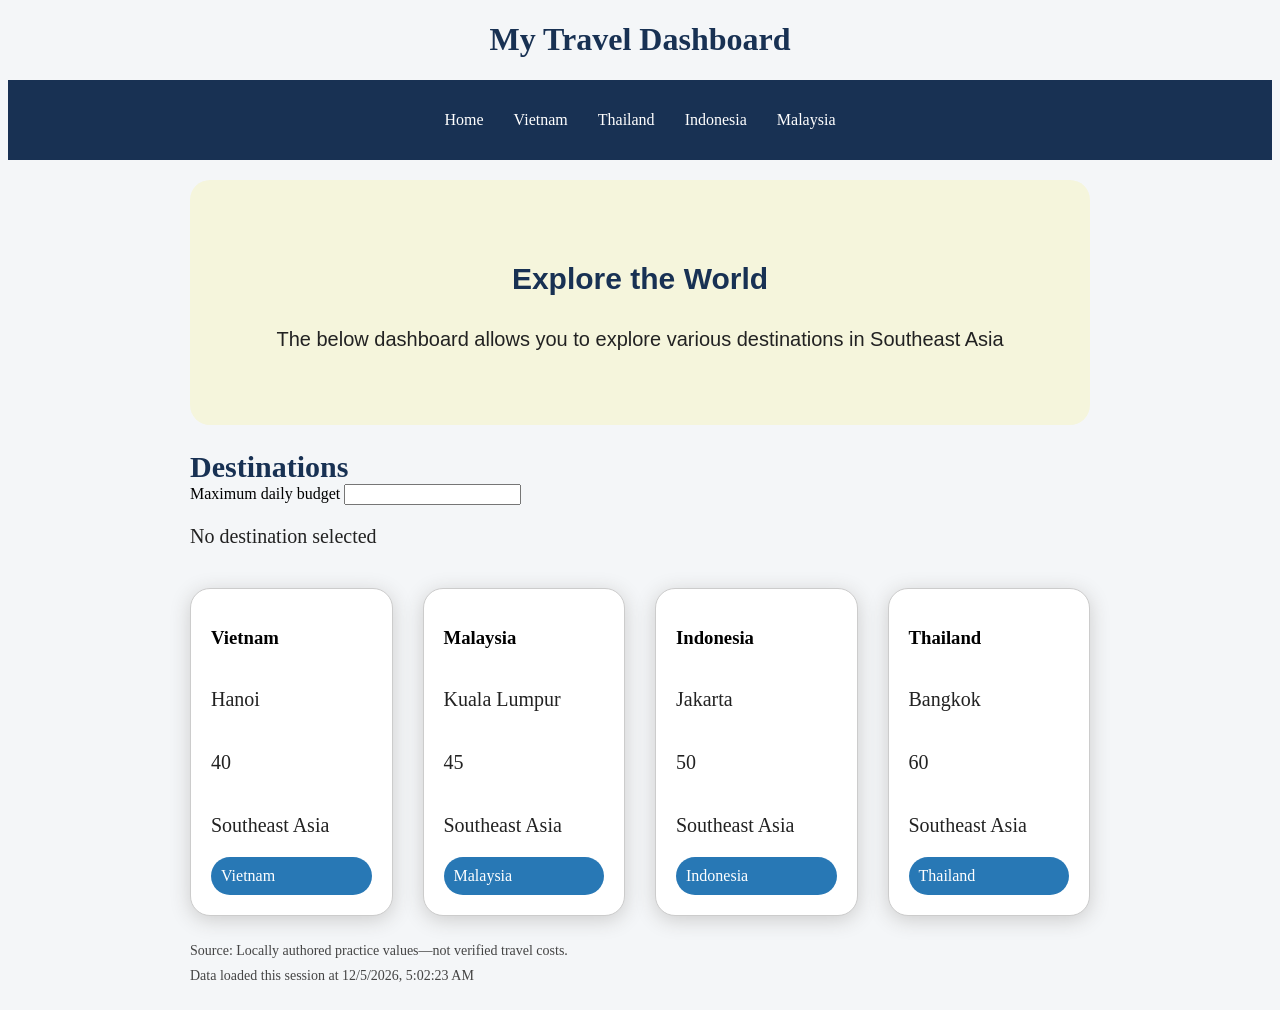
<file: index.html>
<!DOCTYPE html>
<html>

<head>
    <title>My Travel Dashboard</title>
    <meta name="viewport" content="width=device-width, initial-scale=1.0">
    <link rel="stylesheet" href="style.css">
</head>

<body>
    <header>
        <h1>My Travel Dashboard</h1>
    </header>
    <nav>
        <ul>
            <li><a href="index.html">Home</a> </li>
            <li><a href="vietnam.html">Vietnam</a> </li>
            <li><a href="thailand.html">Thailand</a> </li>
            <li><a href="indonesia.html">Indonesia</a> </li>
            <li><a href="malaysia.html">Malaysia</a> </li>
        </ul>
    </nav>
    <main>
        <section class="hero">
            <h2>Explore the World</h2>
            <p>The below dashboard allows you to explore various destinations in Southeast Asia</p>
        </section>
        <section>
            <h2>Destinations</h2>
            <label for="max-budget">Maximum daily budget</label>
            <input id="max-budget" type="number" disabled>
            <div class="selected-info">
                <p class="selected-destination">No destination selected</p>
                <p class="selected-capital"></p>
                <p class="selected-budget"></p>
                <p class="selected-region"></p>   
            </div>
            <p class="destination-status" role = "status"></p>
            <div class="destination-box"></div>
        </section>
    </main>
    <footer class="data-footer">
        <p>Source: Locally authored practice values—not verified travel costs.</p>
        <p class="destination-load-status" role="status"></p>
    </footer>
<script src="script.js"></script>
</body>

</html>
</file>
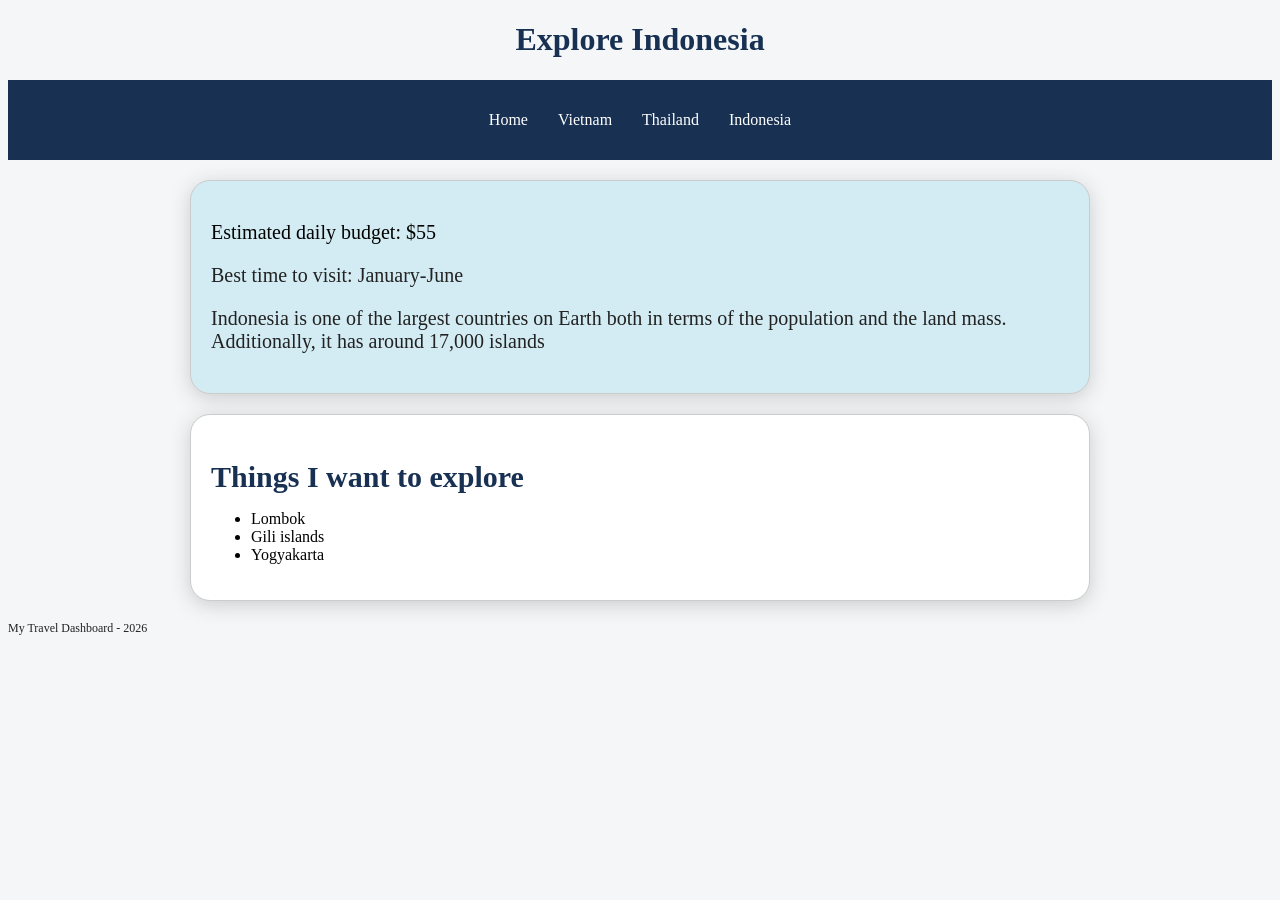
<file: Indonesia.html>
<!DOCTYPE html>
<html>
    <head>
        <title>Indonesia</title>
        <meta name="viewport" content="width=device-width, initial-scale=1.0">
        <link rel="stylesheet" href="style.css">
    </head>
    <body>
        <header>
            <h1> Explore Indonesia</h1>    
        </header>
        <nav>
            <ul>
                <li><a href="index.html">Home</a> </li> 
                <li><a href="vietnam.html">Vietnam</a> </li>             
                <li><a href="thailand.html">Thailand</a> </li> 
                <li><a href="indonesia.html">Indonesia</a> </li> 
            </ul> 
        </nav>
        <main>
            <section class="card featured">
                <p class="budget">Estimated daily budget: $55</p>
                <p>Best time to visit: January-June</p>
                <p>Indonesia is one of the largest countries on Earth both in terms of the population and the land mass. Additionally, it has around 17,000 islands</p>                
            </section>
            <section class="card">
                <h2>Things I want to explore</h2>
                <ul>
                    <li>Lombok</li>             
                    <li>Gili islands</li>
                    <li>Yogyakarta</li>
                </ul> 
            </section>
        </main>
        <footer>
            <p>My Travel Dashboard - 2026</p>
        </footer>
    </body>
</html>
</file>
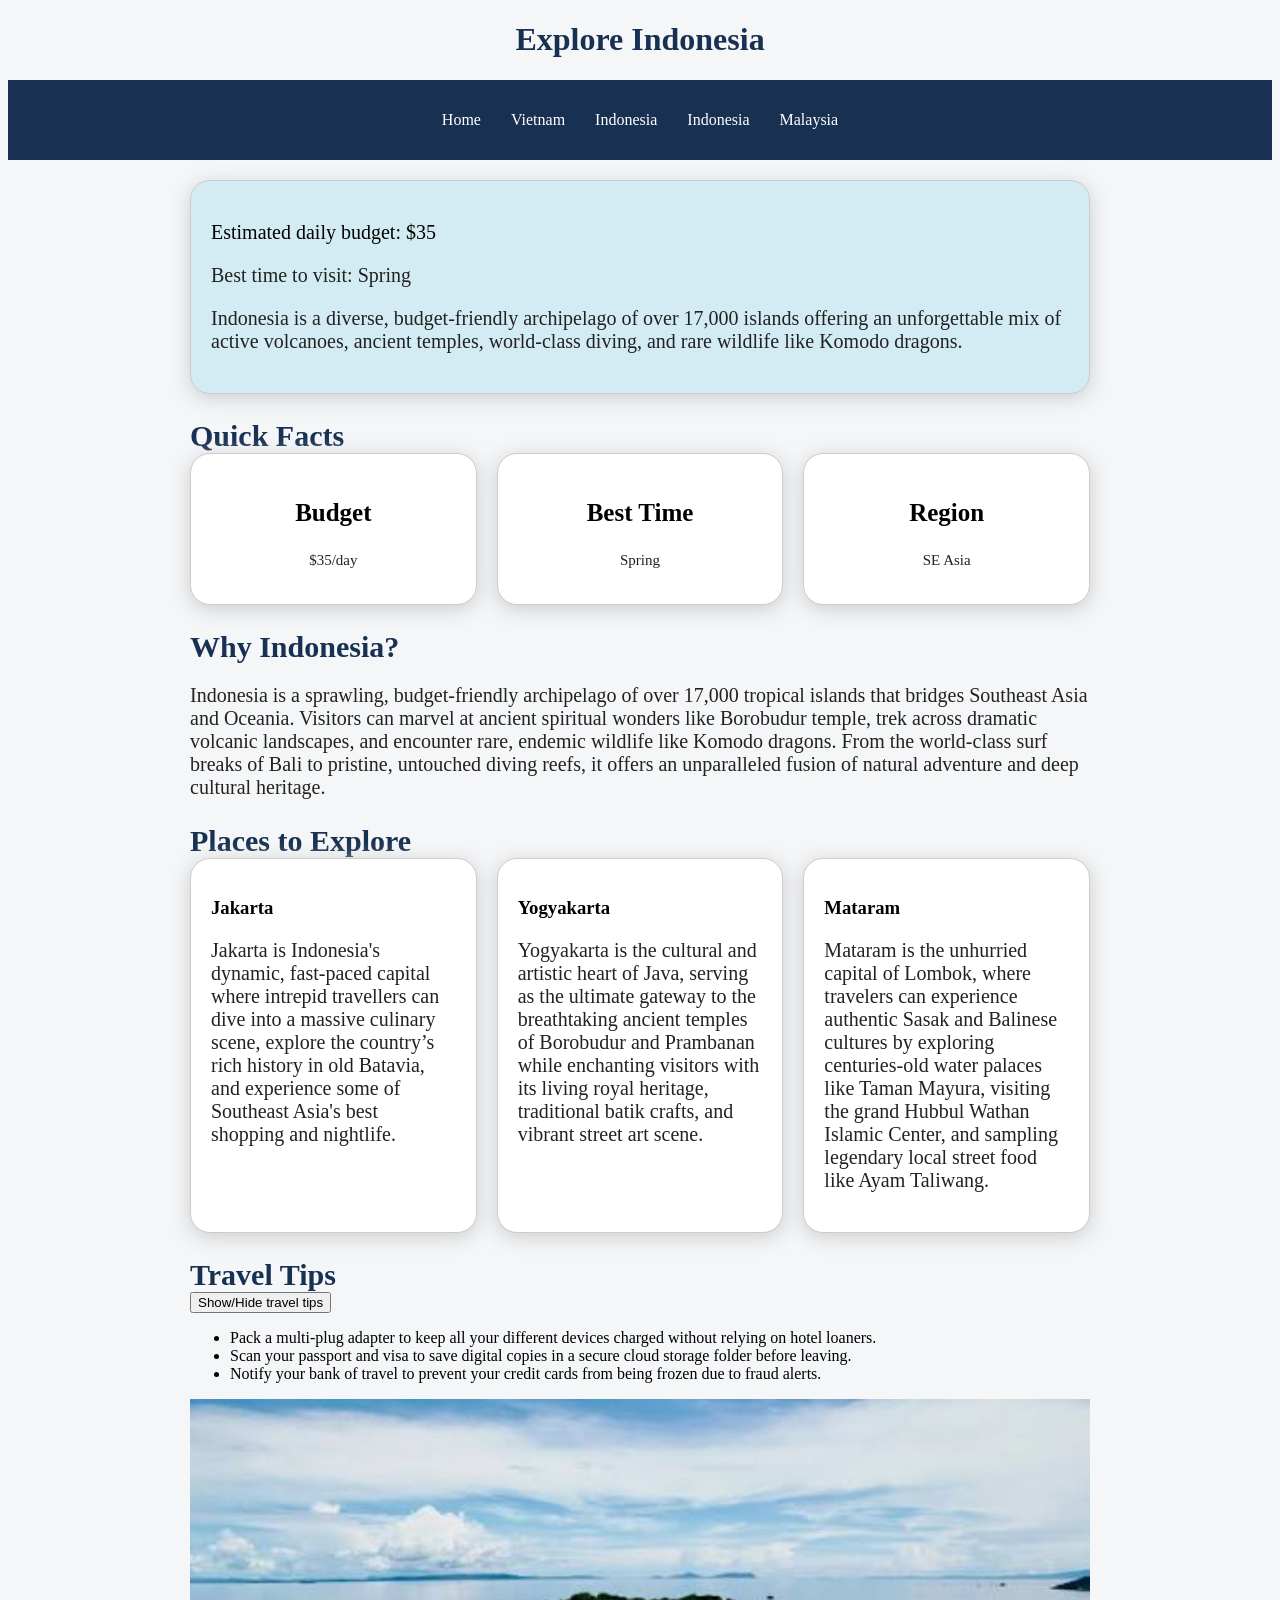
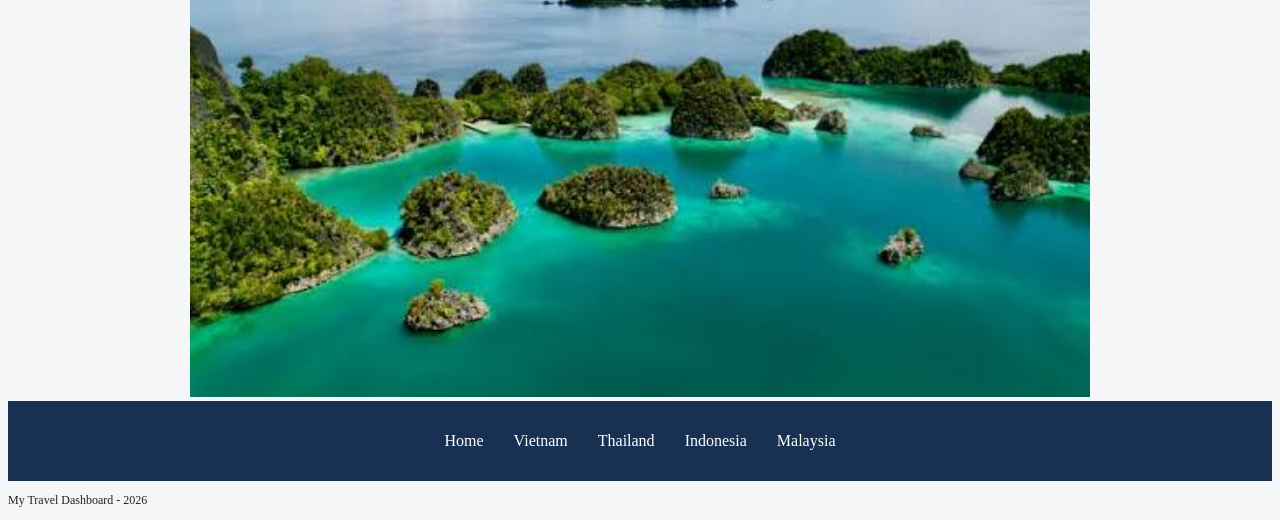
<file: indonesia.html>
<!DOCTYPE html>
<html>
    <head>
        <title>Indonesia</title>
        <meta name="viewport" content="width=device-width, initial-scale=1.0">
        <link rel="stylesheet" href="style.css">
    </head>
    <body>
        <header>
            <h1> Explore Indonesia</h1>    
        </header>
        <nav>
            <ul>
                <li><a href="index.html">Home</a> </li> 
                <li><a href="vietnam.html">Vietnam</a> </li>             
                <li><a href="Indonesia.html">Indonesia</a> </li> 
                <li><a href="indonesia.html">Indonesia</a> </li> 
                <li><a href="malaysia.html">Malaysia</a> </li> 
            </ul> 
        </nav>
    <main>
<!--1. Intro/Card Featured. Yellow large card with budget, best time to visit and description-->        
        <section class="card featured">
            <p class="budget">Estimated daily budget: $35</p>
            <p>Best time to visit: Spring</p>
            <p>Indonesia is a diverse, budget-friendly archipelago of over 17,000 islands offering an unforgettable mix of active volcanoes, ancient temples, world-class diving, and rare wildlife like Komodo dragons.</p>
        </section>
<!--2. Quick facts. Small boxes with quick facts-->
        <section>
            <h2>Quick Facts</h2>
            <div class="quick-facts-box">
                <div class="facts-card">
                    <h3>Budget</h3>
                    <p>$35/day</p>
                </div>
                <div class="facts-card">
                    <h3>Best Time</h3>
                    <p>Spring</p>
                </div>
                <div class="facts-card">
                    <h3>Region</h3>
                    <p>SE Asia</p>
                </div>
            </div>
        </section>
<!--3. Why Indonesia. short general description, paragraph of 2-3 sentences-->
        <section>
            <h2>Why Indonesia?</h2>
            <p>Indonesia is a sprawling, budget-friendly archipelago of over 17,000 tropical islands that bridges Southeast Asia and Oceania. Visitors can marvel at ancient spiritual wonders like Borobudur temple, trek across dramatic volcanic landscapes, and encounter rare, endemic wildlife like Komodo dragons. From the world-class surf breaks of Bali to pristine, untouched diving reefs, it offers an unparalleled fusion of natural adventure and deep cultural heritage.</p>
        </section>
<!--4. Explore box that will contain 3 explore cards, each one to have h3 and p-->
        <section>
            <h2>Places to Explore</h2>
            <div class="explore-box">
                <div class="explore-card">
                    <h3>Jakarta</h3>
                    <p>Jakarta is Indonesia's dynamic, fast-paced capital where intrepid travellers can dive into a massive culinary scene, explore the country’s rich history in old Batavia, and experience some of Southeast Asia's best shopping and nightlife.</p>                    
                </div>
                <div class="explore-card">
                    <h3>Yogyakarta</h3>
                    <p>Yogyakarta is the cultural and artistic heart of Java, serving as the ultimate gateway to the breathtaking ancient temples of Borobudur and Prambanan while enchanting visitors with its living royal heritage, traditional batik crafts, and vibrant street art scene.</p>                    
                </div>
                <div class="explore-card">
                    <h3>Mataram</h3>
                    <p>Mataram is the unhurried capital of Lombok, where travelers can experience authentic Sasak and Balinese cultures by exploring centuries-old water palaces like Taman Mayura, visiting the grand Hubbul Wathan Islamic Center, and sampling legendary local street food like Ayam Taliwang.</p>                    
                </div>                
            </div>
        </section>
<!--5. Tips. list of 3 tips-->
        <section class="tips">
            <h2>Travel Tips</h2>
            <button class="tips-button">Show/Hide travel tips</button>            
            <ul class="tips-list">
                <li>Pack a multi-plug adapter to keep all your different devices charged without relying on hotel loaners.</li>
                <li>Scan your passport and visa to save digital copies in a secure cloud storage folder before leaving.</li>
                <li>Notify your bank of travel to prevent your credit cards from being frozen due to fraud alerts.</li>
            </ul>
        </section>
<!--6. Image-->
        <img src="images/indonesia.jpeg" alt="a group of Indonesia's thousand islands ">
    </main>
        <footer>
            <nav>
                <ul>
                    <li><a href="index.html">Home</a> </li> 
                    <li><a href="vietnam.html">Vietnam</a> </li>             
                    <li><a href="thailand.html">Thailand</a> </li> 
                    <li><a href="indonesia.html">Indonesia</a> </li> 
                    <li><a href="malaysia.html">Malaysia</a> </li> 
                </ul> 
            </nav>
            <p>My Travel Dashboard - 2026</p>
        </footer>
    <script src="script.js"></script>
    </body>
</html>
</file>
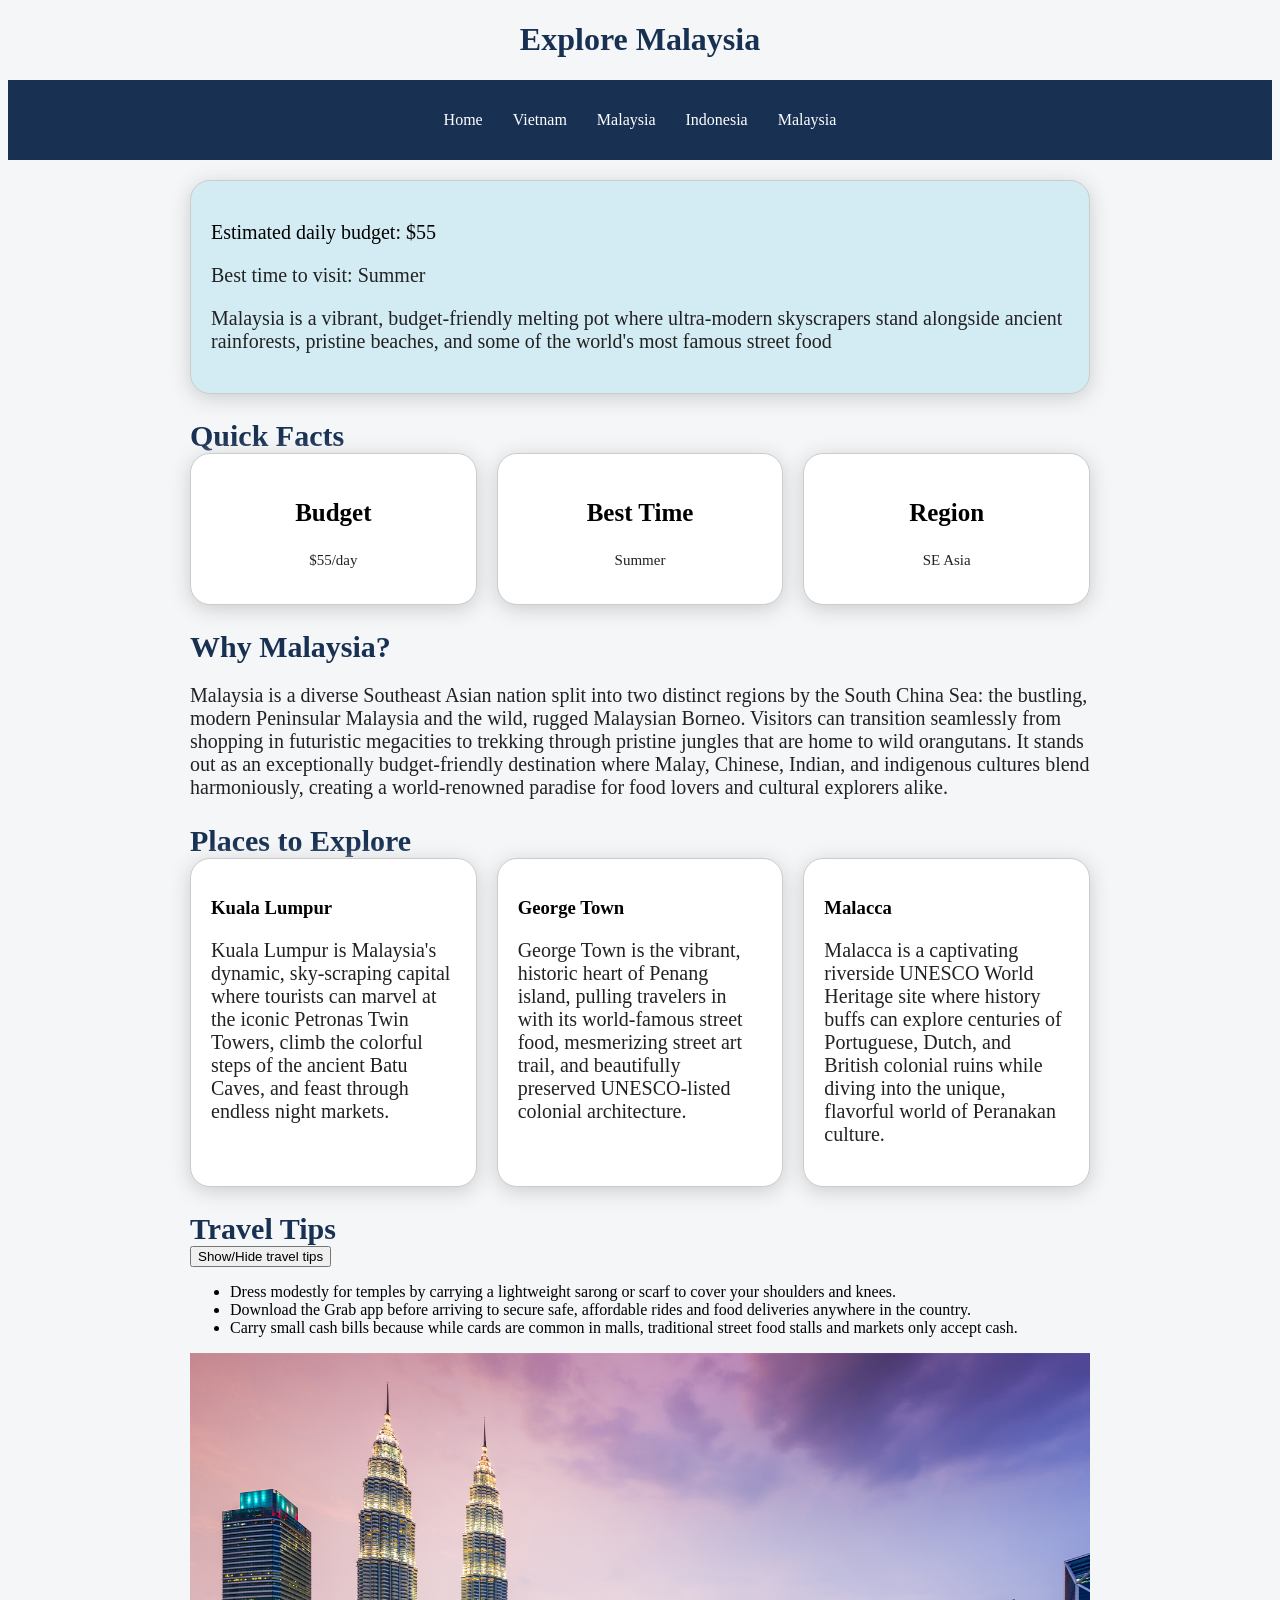
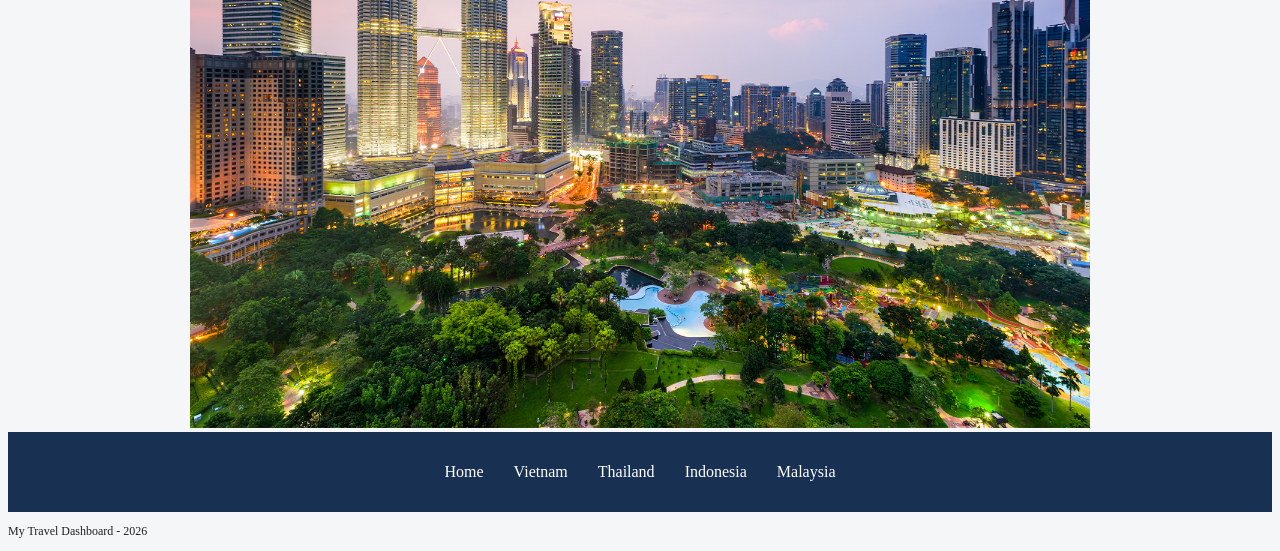
<file: malaysia.html>
<!DOCTYPE html>
<html>
    <head>
        <title>Malaysia</title>
        <meta name="viewport" content="width=device-width, initial-scale=1.0">
        <link rel="stylesheet" href="style.css">
    </head>
    <body>
        <header>
            <h1> Explore Malaysia</h1>    
        </header>
        <nav>
            <ul>
                <li><a href="index.html">Home</a> </li> 
                <li><a href="vietnam.html">Vietnam</a> </li>             
                <li><a href="Malaysia.html">Malaysia</a> </li> 
                <li><a href="indonesia.html">Indonesia</a> </li> 
                <li><a href="malaysia.html">Malaysia</a> </li> 
            </ul> 
        </nav>
    <main>
<!--1. Intro/Card Featured. Yellow large card with budget, best time to visit and description-->        
        <section class="card featured">
            <p class="budget">Estimated daily budget: $55</p>
            <p>Best time to visit: Summer</p>
            <p>Malaysia is a vibrant, budget-friendly melting pot where ultra-modern skyscrapers stand alongside ancient rainforests, pristine beaches, and some of the world's most famous street food</p>
        </section>
<!--2. Quick facts. Small boxes with quick facts-->
        <section>
            <h2>Quick Facts</h2>
            <div class="quick-facts-box">
                <div class="facts-card">
                    <h3>Budget</h3>
                    <p>$55/day</p>
                </div>
                <div class="facts-card">
                    <h3>Best Time</h3>
                    <p>Summer</p>
                </div>
                <div class="facts-card">
                    <h3>Region</h3>
                    <p>SE Asia</p>
                </div>
            </div>
        </section>
<!--3. Why Malaysia. short general description, paragraph of 2-3 sentences-->
        <section>
            <h2>Why Malaysia?</h2>
            <p>Malaysia is a diverse Southeast Asian nation split into two distinct regions by the South China Sea: the bustling, modern Peninsular Malaysia and the wild, rugged Malaysian Borneo. Visitors can transition seamlessly from shopping in futuristic megacities to trekking through pristine jungles that are home to wild orangutans. It stands out as an exceptionally budget-friendly destination where Malay, Chinese, Indian, and indigenous cultures blend harmoniously, creating a world-renowned paradise for food lovers and cultural explorers alike.</p>
        </section>
<!--4. Explore box that will contain 3 explore cards, each one to have h3 and p-->
        <section>
            <h2>Places to Explore</h2>
            <div class="explore-box">
                <div class="explore-card">
                    <h3>Kuala Lumpur</h3>
                    <p>Kuala Lumpur is Malaysia's dynamic, sky-scraping capital where tourists can marvel at the iconic Petronas Twin Towers, climb the colorful steps of the ancient Batu Caves, and feast through endless night markets.</p>                    
                </div>
                <div class="explore-card">
                    <h3>George Town</h3>
                    <p>George Town is the vibrant, historic heart of Penang island, pulling travelers in with its world-famous street food, mesmerizing street art trail, and beautifully preserved UNESCO-listed colonial architecture.</p>                    
                </div>
                <div class="explore-card">
                    <h3>Malacca</h3>
                    <p>Malacca is a captivating riverside UNESCO World Heritage site where history buffs can explore centuries of Portuguese, Dutch, and British colonial ruins while diving into the unique, flavorful world of Peranakan culture.</p>                    
                </div>                
            </div>
        </section>
<!--5. Tips. list of 3 tips-->
        <section class="tips">
            <h2>Travel Tips</h2>
            <button class="tips-button">Show/Hide travel tips</button>            
            <ul class="tips-list">
                <li>Dress modestly for temples by carrying a lightweight sarong or scarf to cover your shoulders and knees.</li>
                <li>Download the Grab app before arriving to secure safe, affordable rides and food deliveries anywhere in the country.</li>
                <li>Carry small cash bills because while cards are common in malls, traditional street food stalls and markets only accept cash.</li>
            </ul>
        </section>
<!--6. Image-->
        <img src="images/malaysia.jpg" alt="View on Kuala Lumpur modern skyline">
    </main>
        <footer>
            <nav>
                <ul>
                    <li><a href="index.html">Home</a> </li> 
                    <li><a href="vietnam.html">Vietnam</a> </li>             
                    <li><a href="thailand.html">Thailand</a> </li> 
                    <li><a href="indonesia.html">Indonesia</a> </li> 
                    <li><a href="malaysia.html">Malaysia</a> </li> 
                </ul> 
            </nav>
            <p>My Travel Dashboard - 2026</p>
        </footer>
    <script src="script.js"></script>
    </body>
</html>
</file>
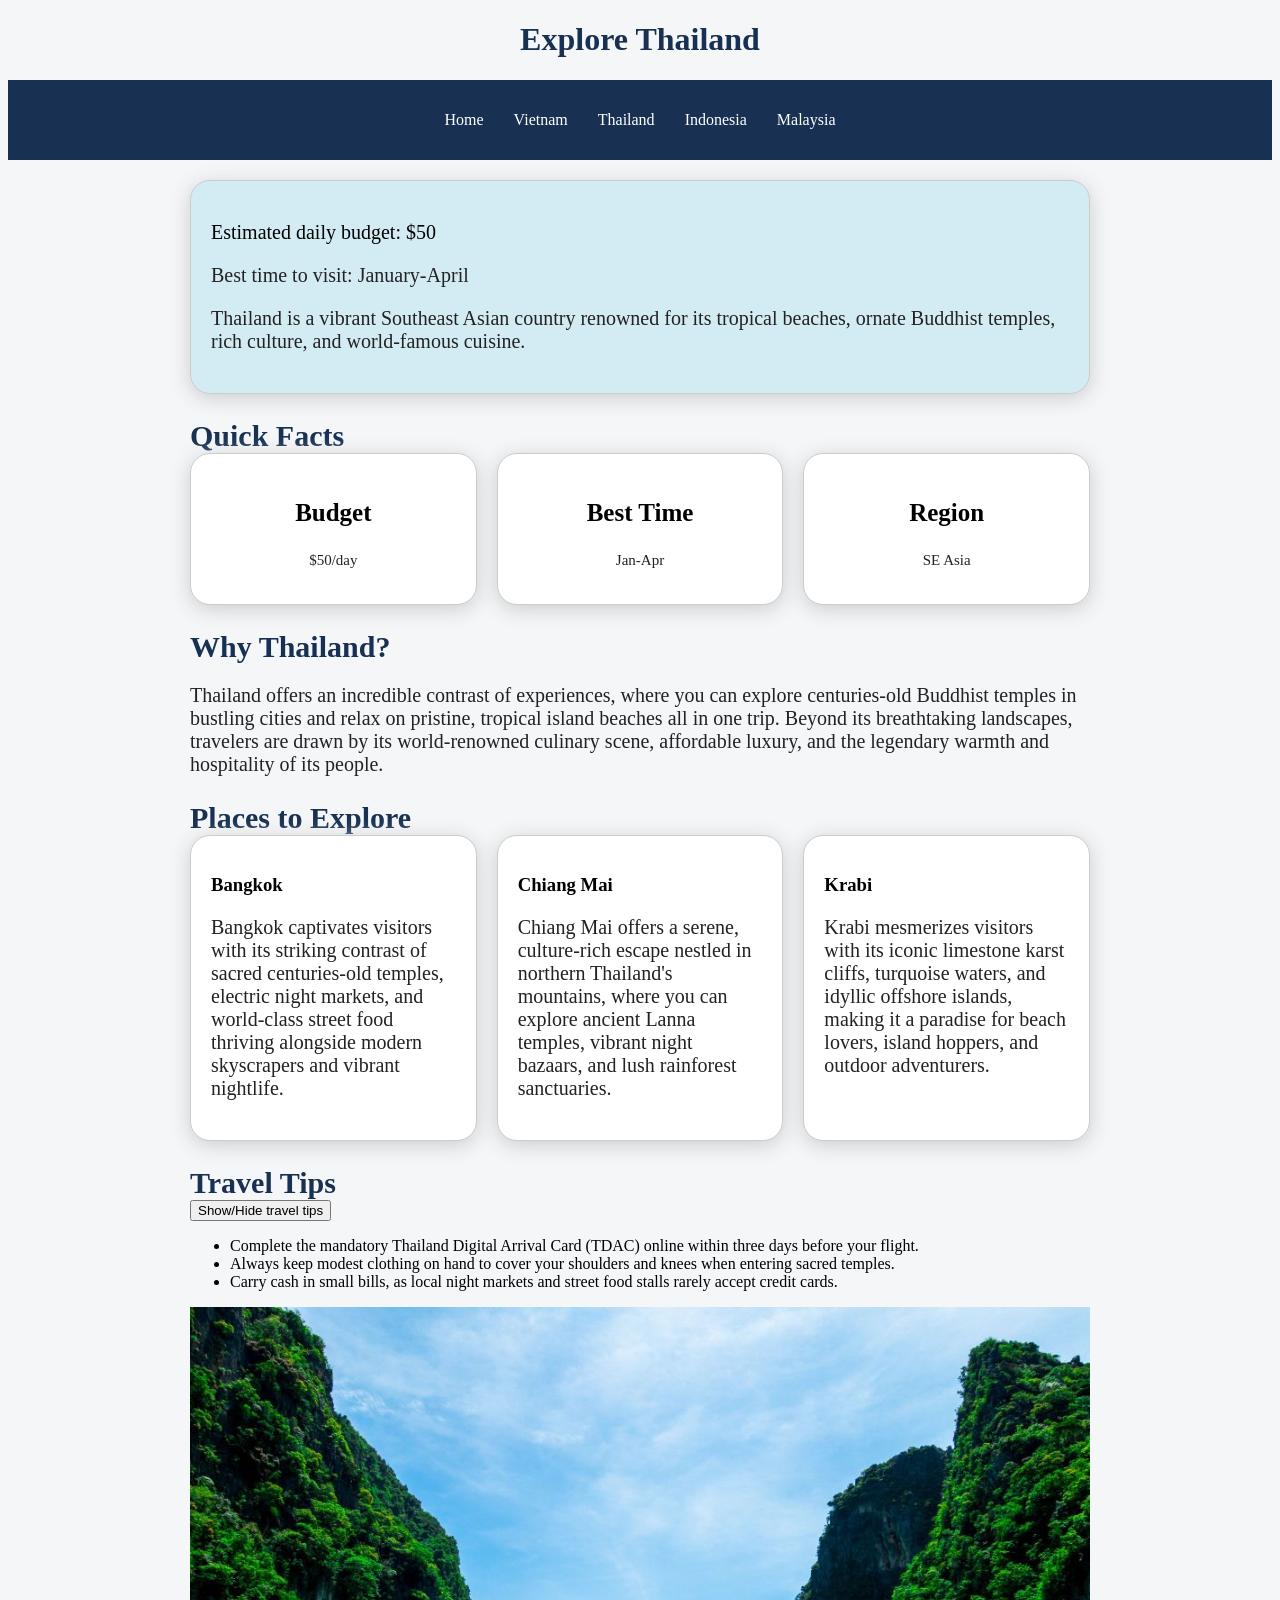
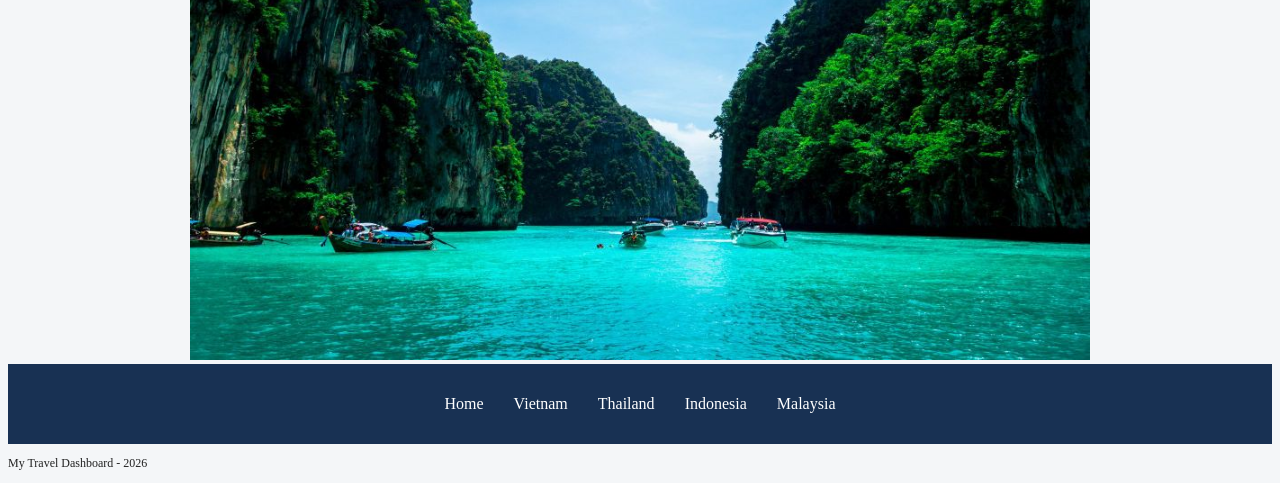
<file: thailand.html>
<!DOCTYPE html>
<html>
    <head>
        <title>Thailand</title>
        <meta name="viewport" content="width=device-width, initial-scale=1.0">
        <link rel="stylesheet" href="style.css">
    </head>
<body>
    <header>
        <h1> Explore Thailand</h1>
    </header>
    <nav>
        <ul>
            <li><a href="index.html">Home</a> </li>
            <li><a href="vietnam.html">Vietnam</a> </li>
            <li><a href="thailand.html">Thailand</a> </li>
            <li><a href="indonesia.html">Indonesia</a> </li>
            <li><a href="malaysia.html">Malaysia</a> </li>
        </ul>
    </nav>
    <main>
<!--1. Intro/Card Featured. Yellow large card with budget, best time to visit and description-->        
        <section class="card featured">
            <p class="budget">Estimated daily budget: $50</p>
            <p>Best time to visit: January-April</p>
            <p>Thailand is a vibrant Southeast Asian country renowned for its tropical beaches, ornate Buddhist temples, rich culture, and world-famous cuisine.</p>
        </section>
<!--2. Quick facts. Small boxes with quick facts-->
        <section>
            <h2>Quick Facts</h2>
            <div class="quick-facts-box">
                <div class="facts-card">
                    <h3>Budget</h3>
                    <p>$50/day</p>
                </div>
                <div class="facts-card">
                    <h3>Best Time</h3>
                    <p>Jan-Apr</p>
                </div>
                <div class="facts-card">
                    <h3>Region</h3>
                    <p>SE Asia</p>
                </div>
            </div>
        </section>
<!--3. Why Thailand. short general description, paragraph of 2-3 sentences-->
        <section>
            <h2>Why Thailand?</h2>
            <p>Thailand offers an incredible contrast of experiences, where you can explore centuries-old Buddhist temples in bustling cities and relax on pristine, tropical island beaches all in one trip. Beyond its breathtaking landscapes, travelers are drawn by its world-renowned culinary scene, affordable luxury, and the legendary warmth and hospitality of its people.</p>
        </section>
<!--4. Explore box that will contain 3 explore cards, each one to have h3 and p-->
        <section>
            <h2>Places to Explore</h2>
            <div class="explore-box">
                <div class="explore-card">
                    <h3>Bangkok</h3>
                    <p>Bangkok captivates visitors with its striking contrast of sacred centuries-old temples, electric night markets, and world-class street food thriving alongside modern skyscrapers and vibrant nightlife.</p>                    
                </div>
                <div class="explore-card">
                    <h3>Chiang Mai</h3>
                    <p>Chiang Mai offers a serene, culture-rich escape nestled in northern Thailand's mountains, where you can explore ancient Lanna temples, vibrant night bazaars, and lush rainforest sanctuaries.</p>                    
                </div>
                <div class="explore-card">
                    <h3>Krabi</h3>
                    <p>Krabi mesmerizes visitors with its iconic limestone karst cliffs, turquoise waters, and idyllic offshore islands, making it a paradise for beach lovers, island hoppers, and outdoor adventurers.</p>                    
                </div>                
            </div>
        </section>
<!--5. Tips. list of 3 tips-->
        <section class="tips">
            <h2>Travel Tips</h2>
            <button class="tips-button">Show/Hide travel tips</button>            
            <ul class="tips-list">
                <li>Complete the mandatory Thailand Digital Arrival Card (TDAC) online within three days before your flight.</li>
                <li>Always keep modest clothing on hand to cover your shoulders and knees when entering sacred temples.</li>
                <li>Carry cash in small bills, as local night markets and street food stalls rarely accept credit cards.</li>
            </ul>
        </section>
<!--6. Image-->
        <img src="images/thailand.jpg" alt="Boats and limestone mountains at a beach in Krabi, Thailand">
    </main>
    <footer>
        <nav>
            <ul>
                <li><a href="index.html">Home</a> </li>
                <li><a href="vietnam.html">Vietnam</a> </li>
                <li><a href="thailand.html">Thailand</a> </li>
                <li><a href="indonesia.html">Indonesia</a> </li>
                <li><a href="malaysia.html">Malaysia</a> </li>
            </ul>
        </nav>
        <p>My Travel Dashboard - 2026</p>
    </footer>
<script src="script.js"></script>
</body>
</html>
</file>
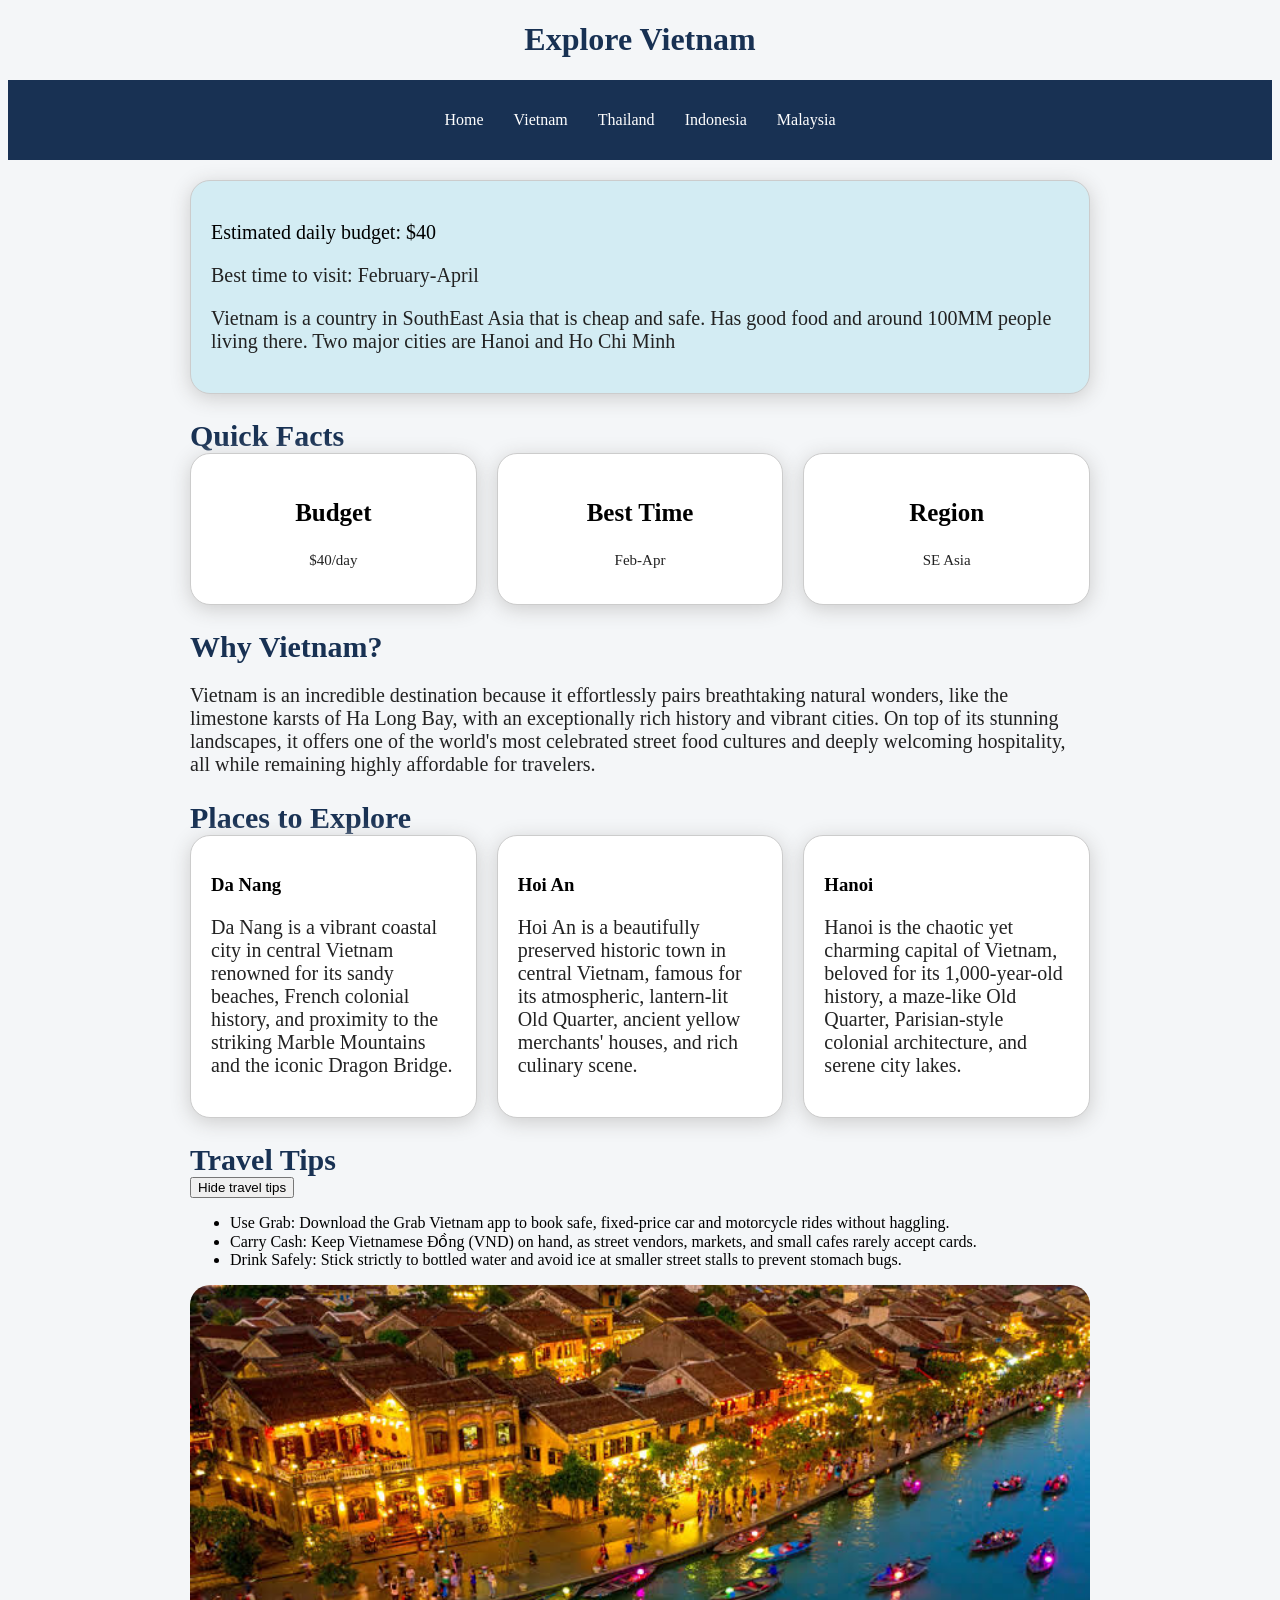
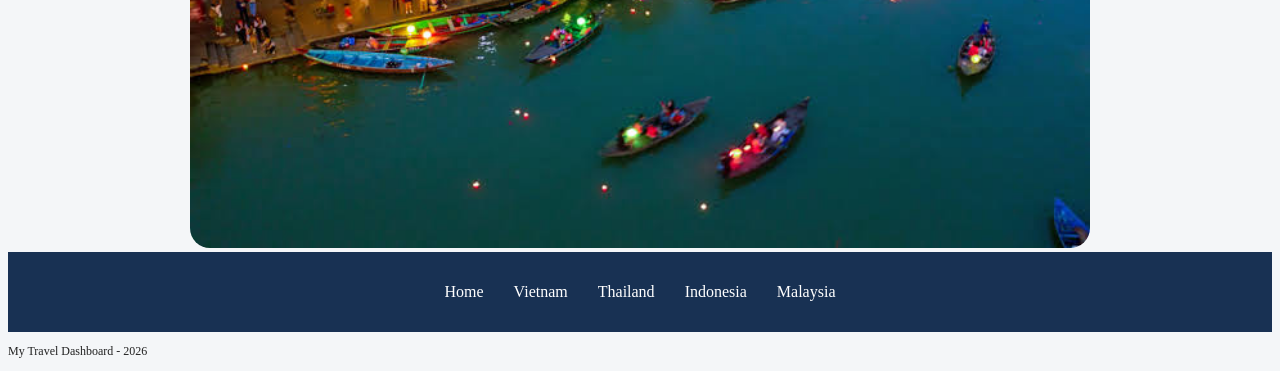
<file: vietnam.html>
<!DOCTYPE html>
<html>

<head>
    <title>Vietnam</title>
    <meta name="viewport" content="width=device-width, initial-scale=1.0">
    <link rel="stylesheet" href="style.css">
</head>

<body>
    <header>
        <h1> Explore Vietnam</h1>
    </header>
    <nav>
        <ul>
            <li><a href="index.html">Home</a> </li>
            <li><a href="vietnam.html">Vietnam</a> </li>
            <li><a href="thailand.html">Thailand</a> </li>
            <li><a href="indonesia.html">Indonesia</a> </li>
            <li><a href="malaysia.html">Malaysia</a> </li>
        </ul>
    </nav>
    <main>
<!--1. Intro/Card Featured. Yellow large card with budget, best time to visit and description-->        
        <section class="card featured">
            <p class="budget">Estimated daily budget: $40</p>
            <p>Best time to visit: February-April</p>
            <p>Vietnam is a country in SouthEast Asia that is cheap and safe. Has good food and around 100MM people
                living there. Two major cities are Hanoi and Ho Chi Minh</p>
        </section>
<!--2. Quick facts. Small boxes with quick facts-->
        <section>
            <h2>Quick Facts</h2>
            <div class="quick-facts-box">
                <div class="facts-card">
                    <h3>Budget</h3>
                    <p>$40/day</p>
                </div>
                <div class="facts-card">
                    <h3>Best Time</h3>
                    <p>Feb-Apr</p>
                </div>
                <div class="facts-card">
                    <h3>Region</h3>
                    <p>SE Asia</p>
                </div>
            </div>
        </section>
<!--3. NEW! Why Vietnam. short general description, paragraph of 2-3 sentences-->
        <section>
            <h2>Why Vietnam?</h2>
            <p>Vietnam is an incredible destination because it effortlessly pairs breathtaking natural wonders, like the limestone karsts of Ha Long Bay, with an exceptionally rich history and vibrant cities. On top of its stunning landscapes, it offers one of the world's most celebrated street food cultures and deeply welcoming hospitality, all while remaining highly affordable for travelers.</p>
        </section>
<!--4. NEW! Explore box that will contain 3 explore cards, each one to have h3 and p-->
        <section>
            <h2>Places to Explore</h2>
            <div class="explore-box">
                <div class="explore-card">
                    <h3>Da Nang</h3>
                    <p>Da Nang is a vibrant coastal city in central Vietnam renowned for its sandy beaches, French colonial history, and proximity to the striking Marble Mountains and the iconic Dragon Bridge.</p>                    
                </div>
                <div class="explore-card">
                    <h3>Hoi An</h3>
                    <p>Hoi An is a beautifully preserved historic town in central Vietnam, famous for its atmospheric, lantern-lit Old Quarter, ancient yellow merchants' houses, and rich culinary scene.</p>                    
                </div>
                <div class="explore-card">
                    <h3>Hanoi</h3>
                    <p>Hanoi is the chaotic yet charming capital of Vietnam, beloved for its 1,000-year-old history, a maze-like Old Quarter, Parisian-style colonial architecture, and serene city lakes.</p>                    
                </div>                
            </div>
        </section>
<!--5. NEW! Tips. list of 3 tips-->
        <section class="tips">
            <h2>Travel Tips</h2>
            <button class="tips-button">Hide travel tips</button>            
            <ul class="tips-list"> 
                <li>Use Grab: Download the Grab Vietnam app to book safe, fixed-price car and motorcycle rides without haggling.</li>
                <li>Carry Cash: Keep Vietnamese Đồng (VND) on hand, as street vendors, markets, and small cafes rarely accept cards.</li>
                <li>Drink Safely: Stick strictly to bottled water and avoid ice at smaller street stalls to prevent stomach bugs.</li>
            </ul>
        </section>
<!--6. Image-->
        <img class="country-image" src="images/vietnam.jpeg" alt="Train in Vietnam">
    </main>
    <footer>
        <nav>
            <ul>
                <li><a href="index.html">Home</a> </li>
                <li><a href="vietnam.html">Vietnam</a> </li>
                <li><a href="thailand.html">Thailand</a> </li>
                <li><a href="indonesia.html">Indonesia</a> </li>
                <li><a href="malaysia.html">Malaysia</a> </li>
            </ul>
        </nav>
        <p>My Travel Dashboard - 2026</p>
    </footer>
<script src="script.js"></script>
</body>
</html>
</file>
<file: style.css>
/* 1. RESET/GLOBAL */
* {
    box-sizing: border-box;
}
body {
    background-color: #f4f6f8;
}
img {
    width: 100%;
    max-width: 100%;
}
.country-image {
    max-height: 1000px;
    object-fit: cover;
    border-radius: 20px;
}
/* 2. TYPOGRAPHY */
h1 {
    color: #183153;
    text-align: center;
}
h2 {
    color: #183153;
    font-size: 30px;
    margin-block-end: 0px;
}
p {
    color: #222222;
    font-size: 20px;
}
footer p {
    color: #222222;
    font-size: 12px;
}
/* 3. PAGE LAYOUT */
main {
    max-width: 900px;
    margin: 0 auto;
}
/* 4. NAVIGATION */
nav {
    background-color: #183153;
    padding: 15px;
}
nav ul {
    display: flex;
    list-style: none;
    padding: 0;
    gap: 30px;
    justify-content: center;
    color: white;
}
nav a {
    color: white;
    text-decoration: none;
}
nav a:hover {
    color: lightblue;
}
/* 5. SHARED COMPONENTS */
.card,
.destination-card,
.facts-card,
.explore-card {
    border: 1px solid #ccc;
    padding: 20px;
    background-color: white;
    border-radius: 20px;
    box-shadow: 0 4px 20px #cccccc;
}
.card {
    margin: 20px 0;
    width: 100%;
}
.featured {
    background-color: rgb(211, 236, 243);
}
.budget {
    color: black;
}
.hidden {
    display: none;
}
.tips-button.extra-space {
    margin-bottom: 20px;
}
.selected-card {
    transform: translateY(2px);
    box-shadow: 0 2px 6px rgba(0,0,0,0.2);
}
.selected-info {
    display: flex;
    gap: 12px;
    flex-wrap: wrap;
}
.selected-info p:empty {
    display: none;
}

.selected-info p:not(:empty) + p:not(:empty)::before {
    content: "| ";
}
/* 6. HOME PAGE */
.hero {
    background-color: beige;
    padding: 50px;
    margin: 20px 0;
    border-radius: 20px;
    text-align: center;
    max-width: 100%;
    font-family: Arial, sans-serif;
    line-height: 1.6;
}
.destination-box {
    display: flex;
    gap: 30px;
}
.destination-card {
    flex: 1;
    display: flex;
    flex-direction: column;
    transition: 0.2s;
}
.destination-card a {
    background-color: #2878b5;
    color: white;
    padding: 10px;
    border-radius: 20px;
    text-decoration: none;
    margin-top: auto;
}
/* 7. VIETNAM/QUICK FACTS */
.quick-facts-box {
    display: flex;
    flex-direction: row;
    gap: 20px;
}
.facts-card {
    text-align: center;
    flex: 1;
}
.facts-card h3 {
    font-size: 25px;
}
.facts-card p {
    font-size: 15px;
}
.facts-card:hover {
    background-color: rgba(198, 214, 166, 0.5);
}
.explore-box {
    display: flex;
    flex-direction: row;
    gap: 20px;
}
.explore-card {
    flex: 1;
}
/* 8. RESPONSIVE */
@media (max-width: 600px) {
    p{
        font-size: 18px;
    }
    h2 {
        font-size: 26px;
    }
    nav ul {
        flex-direction: column;
        align-items: center;
        gap: 10px;
    }
    .destination-box {
        flex-direction: column;
        gap: 10px;
    }
    .quick-facts-box {
        flex-direction: column;
        gap: 5px;
    }
    .explore-box {
        flex-direction: column;
        gap: 5px;
    }
}
/* Home-page data context */
.data-footer {
    max-width: 900px;
    margin: 24px auto;
}
.data-footer p {
    font-size: 14px;
    line-height: 1.5;
    color: #444444;
    margin: 4px 0;
}
</file>
